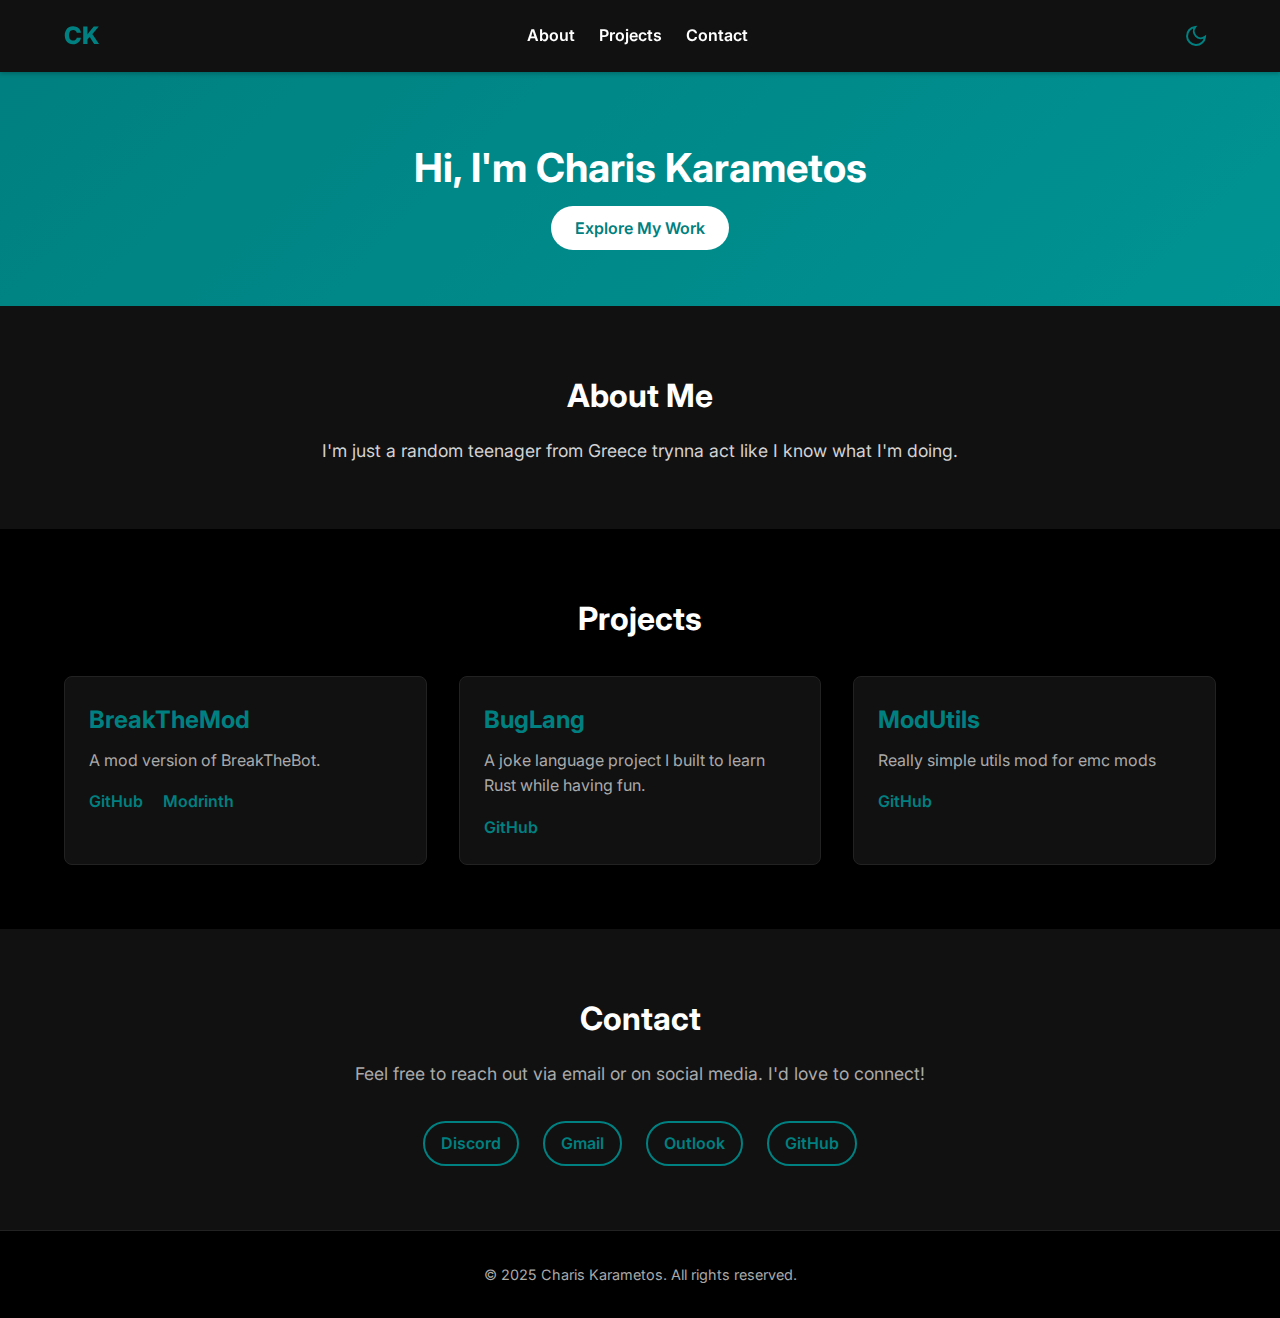
<file: docs/index.html>
<!DOCTYPE html>
<html lang="en" data-theme="dark">
<head>
    <meta charset="UTF-8" />
    <meta name="viewport" content="width=device-width, initial-scale=1" />
    <title>Charis Karametos Portfolio</title>
    <link rel="stylesheet" href="./styles/index.css" />
    <link rel="preconnect" href="https://fonts.googleapis.com" />
    <link rel="preconnect" href="https://fonts.gstatic.com" crossorigin />
    <link
            href="https://fonts.googleapis.com/css2?family=Inter:wght@300;400;600;800&display=swap"
            rel="stylesheet"
    />
</head>
<body>
<header>
    <nav>
        <div class="container nav-container">
            <a href="#" class="logo">CK</a>
            <ul class="nav-links">
                <li><a href="#about">About</a></li>
                <li><a href="#projects">Projects</a></li>
                <li><a href="#contact">Contact</a></li>
            </ul>
            <button id="theme-toggle" class="theme-toggle" aria-label="Toggle Theme">
                <svg id="icon-moon" xmlns="http://www.w3.org/2000/svg" width="24" height="24" fill="none" stroke="currentColor" stroke-width="2" class="icon">
                    <path d="M21 12.79A9 9 0 1 1 11.21 3 7 7 0 0 0 21 12.79z"/>
                </svg>
                <svg id="icon-sun" xmlns="http://www.w3.org/2000/svg" width="24" height="24" fill="none" stroke="currentColor" stroke-width="2" class="icon" style="display: none;">
                    <circle cx="12" cy="12" r="5"/>
                    <line x1="12" y1="1" x2="12" y2="3"/>
                    <line x1="12" y1="21" x2="12" y2="23"/>
                    <line x1="4.22" y1="4.22" x2="5.64" y2="5.64"/>
                    <line x1="18.36" y1="18.36" x2="19.78" y2="19.78"/>
                    <line x1="1" y1="12" x2="3" y2="12"/>
                    <line x1="21" y1="12" x2="23" y2="12"/>
                    <line x1="4.22" y1="19.78" x2="5.64" y2="18.36"/>
                    <line x1="18.36" y1="5.64" x2="19.78" y2="4.22"/>
                </svg>
            </button>
        </div>
    </nav>
</header>

<main>
    <section id="hero">
        <div class="hero-content container">
            <h1>Hi, I'm Charis Karametos</h1>
            <a href="#projects" class="btn">Explore My Work</a>
        </div>
    </section>

    <section id="about">
        <div class="container">
            <h2>About Me</h2>
            <p>
                I'm just a random teenager from Greece trynna act like I know what I'm doing.
            </p>
        </div>
    </section>

    <section id="projects">
        <div class="container">
            <h2>Projects</h2>
            <div class="projects-grid">
                <div class="project-card">
                    <h3>BreakTheMod</h3>
                    <p>
                        A mod version of BreakTheBot.
                    </p>
                    <div class="project-links">
                        <a href="https://github.com/chariskar/breakthemod" target="_blank">GitHub</a>
                        <a href="https://modrinth.com/mod/breakthemod" target="_blank">Modrinth</a>
                    </div>
                </div>
                <div class="project-card">
                    <h3>BugLang</h3>
                    <p>
                        A joke language project I built to learn Rust while having fun.
                    </p>
                    <div class="project-links">
                        <a href="https://github.com/chariskar/BugLang" target="_blank">GitHub</a>
                    </div>
                </div>
                <div class="project-card">
                    <h3>ModUtils</h3>
                    <p>
                        Really simple utils mod for emc mods
                    </p>
                    <div class="project-links">
                        <a href="https://github.com/chariskar/modUtils" target="_blank">GitHub</a>
                    </div>
                </div>
            </div>
        </div>
    </section>

    <section id="contact">
        <div class="container">
            <h2>Contact</h2>
            <p>
                Feel free to reach out via email or on social media. I'd love to connect!
            </p>
            <div class="contact-links">
                <a href="https://discord.com/users/927581845787402240" target="_blank">Discord</a>
                <a href="mailto:charis.karametos@gmail.com">Gmail</a>
                <a href="mailto:charis.karametos@outlook.com">Outlook</a>
                <a href="https://github.com/chariskar" target="_blank">GitHub</a>
            </div>
        </div>
    </section>
</main>

<footer>
    <div class="container">
        <p>&copy; 2025 Charis Karametos. All rights reserved.</p>
    </div>
</footer>

<script>
    const toggleButton = document.getElementById('theme-toggle');
    const htmlElement = document.documentElement;
    const iconMoon = document.getElementById('icon-moon');
    const iconSun = document.getElementById('icon-sun');

    toggleButton.addEventListener('click', () => {
        if (htmlElement.getAttribute('data-theme') === 'dark') {
            htmlElement.setAttribute('data-theme', 'light');
            iconMoon.style.display = 'none';
            iconSun.style.display = 'block';
            iconSun.classList.add('rotate');
            setTimeout(() => iconSun.classList.remove('rotate'), 300);
        } else {
            htmlElement.setAttribute('data-theme', 'dark');
            iconSun.style.display = 'none';
            iconMoon.style.display = 'block';
            iconMoon.classList.add('rotate');
            setTimeout(() => iconMoon.classList.remove('rotate'), 300);
        }
    });
</script>
</body>
</html>
</file>
<file: docs/styles/index.css>
/* Dark Mode Variables: Black background with a darker turquoise accent */
:root {
    --primary: #008080;       /* Darker Turquoise Accent */
    --secondary: #aaaaaa;     /* Soft gray for secondary text */
    --bg: #000000;            /* Black background */
    --white: #ffffff;
    --text: #d3d3d3;          /* Light gray text */
    --heading: #ffffff;       /* White headings for strong contrast */
    --card-bg: #111111;       /* Slightly lighter black for cards */
    --border-color: #222222;  /* Subtle dark border */
}

/* Light Mode Overrides */
[data-theme="light"] {
    --primary: #008080;
    --secondary: #666666;
    --bg: #ffffff;
    --white: #ffffff;
    --text: #000000;
    --heading: #000000;
    --card-bg: #f0f0f0;
    --border-color: #e2e6ea;
}

/* Global Styles */
* {
    box-sizing: border-box;
    margin: 0;
    padding: 0;
}
body {
    font-family: 'Inter', sans-serif;
    background-color: var(--bg);
    color: var(--text);
    line-height: 1.6;
    transition: background-color 0.3s ease, color 0.3s ease;
}
.container {
    width: 90%;
    max-width: 1200px;
    margin: 0 auto;
}

/* Navigation */
header {
    background-color: var(--card-bg);
    box-shadow: 0 2px 4px rgba(0, 0, 0, 0.2);
    position: sticky;
    top: 0;
    z-index: 1000;
}
.nav-container {
    display: flex;
    align-items: center;
    justify-content: space-between;
    padding: 1rem 0;
}
.logo {
    font-size: 1.5rem;
    font-weight: 800;
    color: var(--primary);
    text-decoration: none;
}
.nav-links {
    list-style: none;
    display: flex;
    gap: 1.5rem;
}
.nav-links li a {
    text-decoration: none;
    color: var(--heading);
    font-weight: 600;
    transition: color 0.3s ease;
}
.nav-links li a:hover {
    color: var(--primary);
}

/* Theme Toggle Button */
.theme-toggle {
    background: none;
    border: none;
    cursor: pointer;
    padding: 0.5rem;
    display: flex;
    align-items: center;
}
.theme-toggle .icon {
    width: 24px;
    height: 24px;
    stroke: var(--primary);
    transition: transform 0.3s ease;
}

/* Rotate Animation for Toggle Icons */
@keyframes rotate {
    from { transform: rotate(0deg); }
    to { transform: rotate(360deg); }
}
.icon.rotate {
    animation: rotate 0.3s ease-in-out;
}

/* Hero Section */
#hero {
    background: linear-gradient(135deg, var(--primary) 0%, #009393 100%);
    color: var(--white);
    padding: 4rem 0;
    text-align: center;
}
.hero-content h1 {
    font-size: 2.5rem;
    margin-bottom: 1rem;
}
.hero-content p {
    font-size: 1.2rem;
    margin-bottom: 2rem;
}
.btn {
    background-color: var(--white);
    color: var(--primary);
    padding: 0.75rem 1.5rem;
    border-radius: 30px;
    text-decoration: none;
    font-weight: 600;
    transition: background-color 0.3s ease, transform 0.3s ease;
}
.btn:hover {
    background-color: #e2e6ea;
    transform: translateY(-2px);
}

/* About Section */
#about {
    padding: 4rem 0;
    background-color: var(--card-bg);
    text-align: center;
}
#about h2 {
    color: var(--heading);
    margin-bottom: 1rem;
    font-size: 2rem;
}
#about p {
    max-width: 800px;
    margin: 0 auto;
    font-size: 1.1rem;
}

/* Projects Section */
#projects {
    padding: 4rem 0;
    background-color: var(--bg);
}
#projects h2 {
    text-align: center;
    color: var(--heading);
    margin-bottom: 2rem;
    font-size: 2rem;
}
.projects-grid {
    display: grid;
    grid-template-columns: repeat(auto-fit, minmax(280px, 1fr));
    gap: 2rem;
}
.project-card {
    background-color: var(--card-bg);
    border: 1px solid var(--border-color);
    border-radius: 8px;
    padding: 1.5rem;
    box-shadow: 0 4px 6px rgba(0, 0, 0, 0.2);
    transition: transform 0.3s ease, box-shadow 0.3s ease;
}
.project-card:hover {
    transform: translateY(-5px);
    box-shadow: 0 8px 12px rgba(0, 0, 0, 0.3);
}
.project-card h3 {
    color: var(--primary);
    margin-bottom: 0.5rem;
    font-size: 1.5rem;
}
.project-card p {
    margin-bottom: 1rem;
    font-size: 1rem;
    color: var(--secondary);
}
.project-links a {
    text-decoration: none;
    color: var(--primary);
    font-weight: 600;
    margin-right: 1rem;
    transition: color 0.3s ease;
}
.project-links a:hover {
    color: var(--heading);
}

/* Contact Section */
#contact {
    padding: 4rem 0;
    background-color: var(--card-bg);
    text-align: center;
}
#contact h2 {
    color: var(--heading);
    margin-bottom: 1rem;
    font-size: 2rem;
}
#contact p {
    max-width: 600px;
    margin: 0 auto 2rem;
    font-size: 1.1rem;
    color: var(--secondary);
}
.contact-links {
    display: flex;
    justify-content: center;
    gap: 1.5rem;
    flex-wrap: wrap;
}
.contact-links a {
    text-decoration: none;
    color: var(--primary);
    font-weight: 600;
    padding: 0.5rem 1rem;
    border: 2px solid var(--primary);
    border-radius: 30px;
    transition: background-color 0.3s ease, color 0.3s ease;
}
.contact-links a:hover {
    background-color: var(--primary);
    color: var(--white);
}

/* Footer */
footer {
    background-color: var(--bg);
    padding: 2rem 0;
    text-align: center;
    color: var(--secondary);
    font-size: 0.9rem;
    border-top: 1px solid var(--border-color);
}

/* Responsive Adjustments */
@media (max-width: 768px) {
    .hero-content h1 {
        font-size: 2rem;
    }
    .hero-content p {
        font-size: 1rem;
    }
}
</file>
